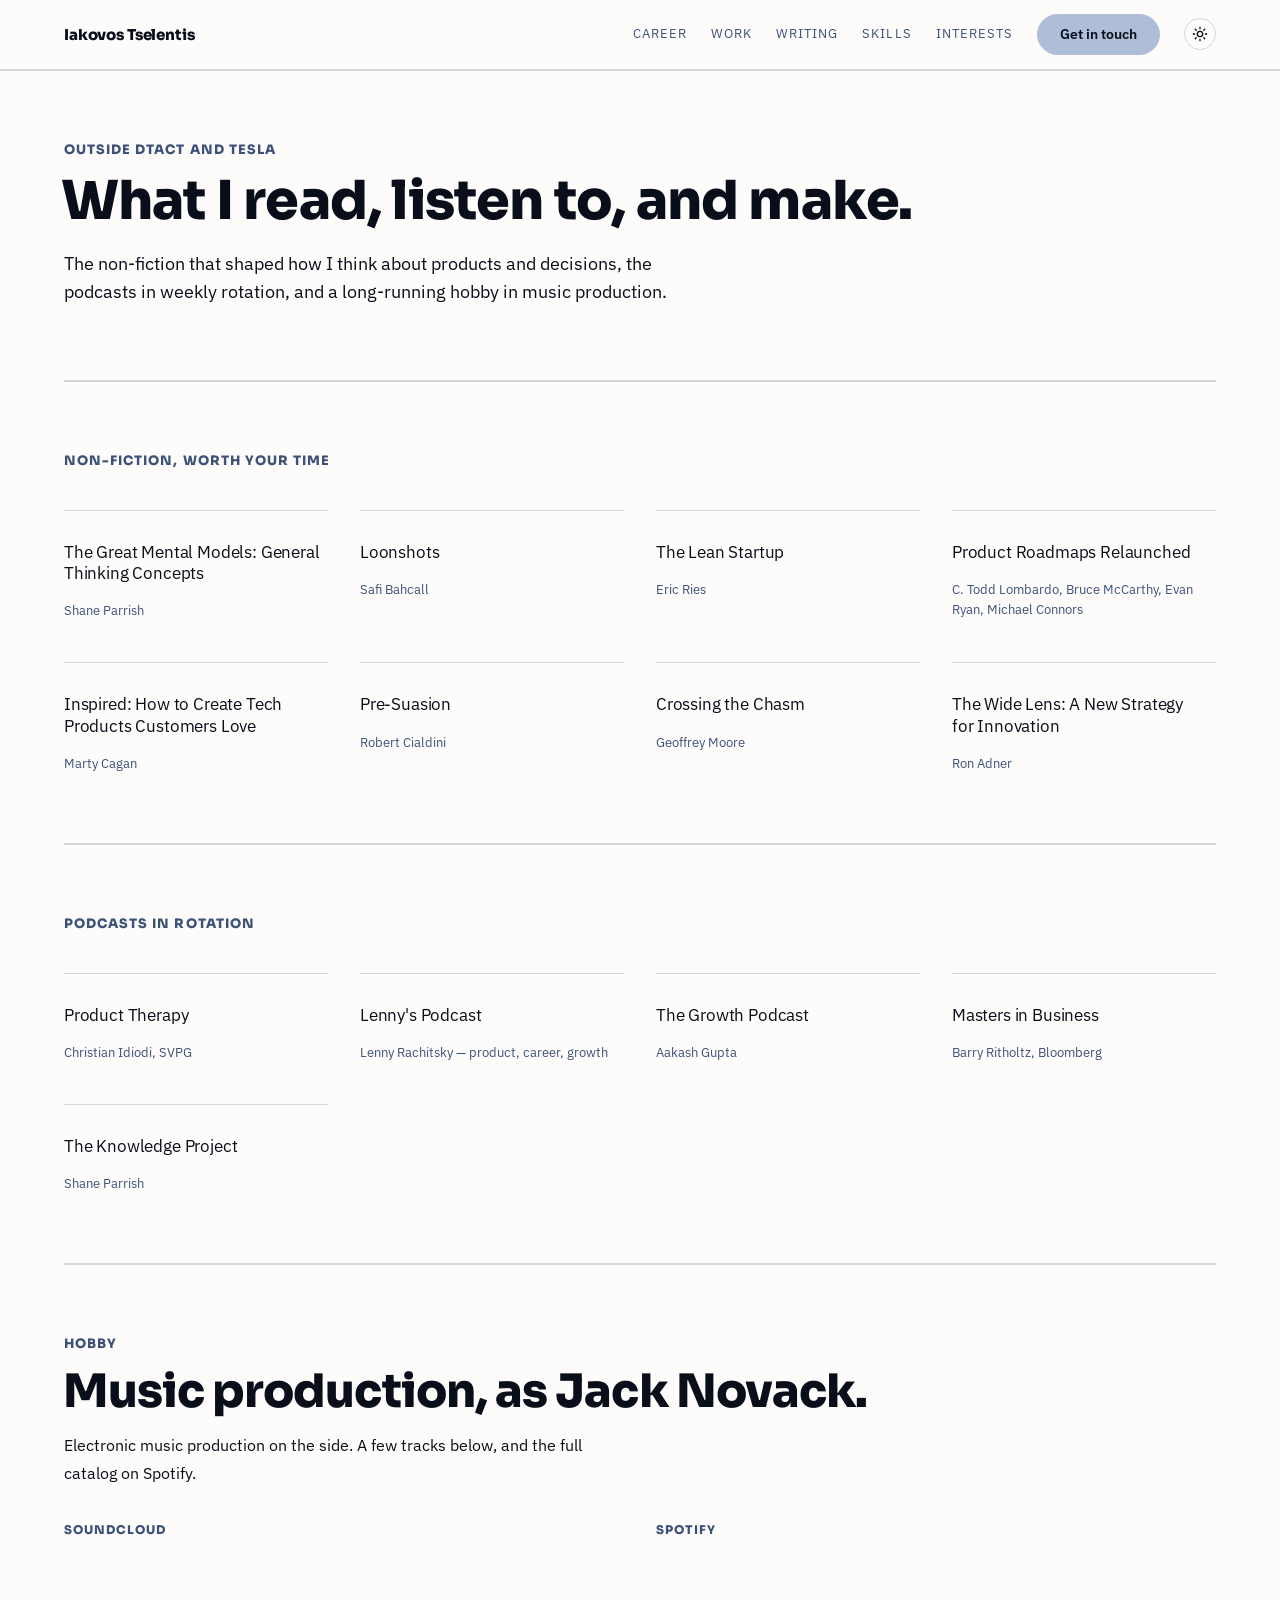
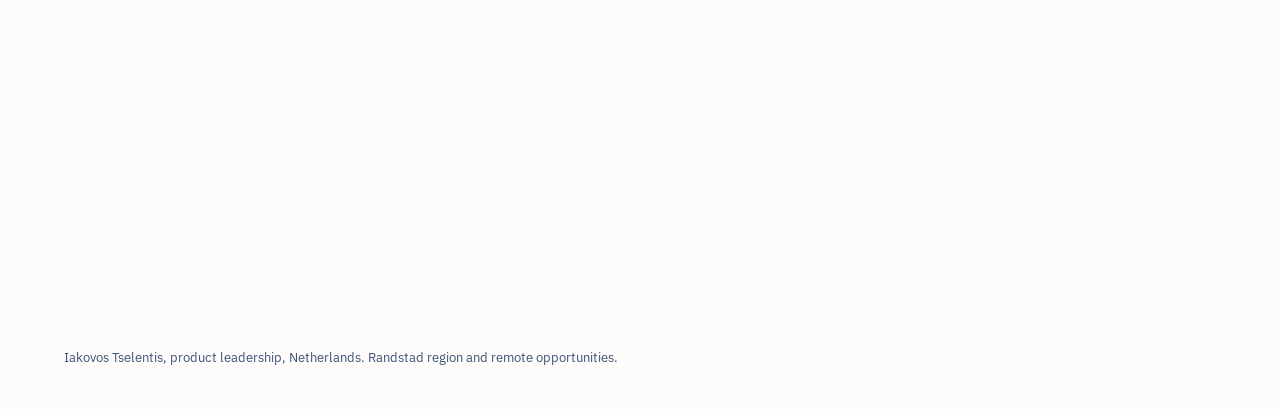
<file: interests.html>
<!doctype html>
<html lang="en">
<head>
<meta charset="utf-8">
<meta name="viewport" content="width=device-width, initial-scale=1">
<title>Interests, Iakovos Tselentis</title>
<meta name="description" content="Non-fiction reading, product podcasts, and music production — outside DTACT and Tesla.">
<link rel="preconnect" href="https://fonts.googleapis.com">
<link rel="preconnect" href="https://fonts.gstatic.com" crossorigin>
<link href="https://fonts.googleapis.com/css2?family=Sora:wght@400;600;800&family=IBM+Plex+Sans:wght@400;500;600&display=swap" rel="stylesheet">
<link rel="stylesheet" href="tokens.css">
</head>
<body>


<div style="background: var(--color-bg); color: var(--color-text); font-family: var(--font-body); font-size: 15px; line-height: 1.55;">

<nav class="nav" style="position: sticky; top: 0; z-index: 20; background: var(--color-bg); border-bottom: 2px solid var(--color-divider); padding: 14px 0;">
  <div class="nav-inner" style="max-width: 1200px; margin: 0 auto; padding: 0 clamp(20px, 5vw, 72px); display: flex; flex-wrap: wrap; align-items: center; gap: 12px 24px;">
    <a href="index.html" class="nav-brand" style="font-family: var(--font-heading); font-weight: 800; font-size: 15px; letter-spacing: -0.01em; margin-right: auto; text-decoration: none; color: inherit;">Iakovos Tselentis</a>
    <a href="index.html#career" style="font-size: 13px; letter-spacing: 0.08em; text-transform: uppercase; text-decoration: none; white-space: nowrap;">Career</a>
    <a href="index.html#work" style="font-size: 13px; letter-spacing: 0.08em; text-transform: uppercase; text-decoration: none; white-space: nowrap;">Work</a>
    <a href="index.html#writing" style="font-size: 13px; letter-spacing: 0.08em; text-transform: uppercase; text-decoration: none; white-space: nowrap;">Writing</a>
    <a href="index.html#skills" style="font-size: 13px; letter-spacing: 0.08em; text-transform: uppercase; text-decoration: none; white-space: nowrap;">Skills</a>
    <a href="interests.html" style="font-size: 13px; letter-spacing: 0.08em; text-transform: uppercase; text-decoration: none; white-space: nowrap; color: var(--color-accent-ink);">Interests</a>
    <a class="btn btn-primary" href="index.html#contact">Get in touch</a>
    <button class="theme-toggle" id="theme-toggle" type="button" aria-label="Toggle light and dark mode">
      <svg class="icon-moon" viewBox="0 0 24 24" fill="none" stroke="currentColor" stroke-width="2" stroke-linecap="round" stroke-linejoin="round"><path d="M21 12.79A9 9 0 1 1 11.21 3 7 7 0 0 0 21 12.79z"></path></svg>
      <svg class="icon-sun" viewBox="0 0 24 24" fill="none" stroke="currentColor" stroke-width="2" stroke-linecap="round" stroke-linejoin="round"><circle cx="12" cy="12" r="4"></circle><path d="M12 2v2M12 20v2M4.93 4.93l1.41 1.41M17.66 17.66l1.41 1.41M2 12h2M20 12h2M4.93 19.07l1.41-1.41M17.66 6.34l1.41-1.41"></path></svg>
    </button>
  </div>
</nav>

<div style="max-width: 1200px; margin: 0 auto; padding: 0 clamp(20px, 5vw, 72px);">

  <section style="padding: 72px 0 56px;">
    <span class="eyebrow" style="margin-bottom: 16px;">Outside DTACT and Tesla</span>
    <h1 class="text-display-sm">What I read, listen to, and make.</h1>
    <p class="text-body-lg" style="font-size: 18px; max-width: 56ch; margin-top: 20px;">The non-fiction that shaped how I think about products and decisions, the podcasts in weekly rotation, and a long-running hobby in music production.</p>
  </section>

  <hr style="height: 2px; border: 0; margin: 0; background: var(--color-divider);" />

  <section id="books" style="padding: 72px 0 56px;">
    <span class="eyebrow" style="margin-bottom: 42px; display: block;">Non-fiction, worth your time</span>
    <div style="display: grid; grid-template-columns: repeat(auto-fill, minmax(260px, 1fr)); gap: 28px 32px;">

      <a href="https://www.amazon.com.br/Great-Mental-Models-Thinking-Concepts/dp/0593719972" target="_blank" rel="noopener" class="book-card" style="display: block; text-decoration: none; color: inherit; border-top: 1px solid var(--color-border); padding-top: 14px;">
        <p class="text-h3" style="font-size: 17px;">The Great Mental Models: General Thinking Concepts</p>
        <p class="text-small" style="margin-top: 6px; color: var(--color-text-muted);">Shane Parrish</p>
      </a>

      <a href="https://www.amazon.com.br/Loonshots-Nurture-Diseases-Transform-Industries/dp/1250185963" target="_blank" rel="noopener" class="book-card" style="display: block; text-decoration: none; color: inherit; border-top: 1px solid var(--color-border); padding-top: 14px;">
        <p class="text-h3" style="font-size: 17px;">Loonshots</p>
        <p class="text-small" style="margin-top: 6px; color: var(--color-text-muted);">Safi Bahcall</p>
      </a>

      <a href="https://www.amazon.com.br/Lean-Startup-Entrepreneurs-Continuous-Innovation/dp/0307887898" target="_blank" rel="noopener" class="book-card" style="display: block; text-decoration: none; color: inherit; border-top: 1px solid var(--color-border); padding-top: 14px;">
        <p class="text-h3" style="font-size: 17px;">The Lean Startup</p>
        <p class="text-small" style="margin-top: 6px; color: var(--color-text-muted);">Eric Ries</p>
      </a>

      <a href="https://www.oreilly.com/library/view/product-roadmaps-relaunched/9781491971710/" target="_blank" rel="noopener" class="book-card" style="display: block; text-decoration: none; color: inherit; border-top: 1px solid var(--color-border); padding-top: 14px;">
        <p class="text-h3" style="font-size: 17px;">Product Roadmaps Relaunched</p>
        <p class="text-small" style="margin-top: 6px; color: var(--color-text-muted);">C. Todd Lombardo, Bruce McCarthy, Evan Ryan, Michael Connors</p>
      </a>

      <a href="https://www.amazon.com.br/Inspired-Create-Tech-Products-Customers/dp/1119387507" target="_blank" rel="noopener" class="book-card" style="display: block; text-decoration: none; color: inherit; border-top: 1px solid var(--color-border); padding-top: 14px;">
        <p class="text-h3" style="font-size: 17px;">Inspired: How to Create Tech Products Customers Love</p>
        <p class="text-small" style="margin-top: 6px; color: var(--color-text-muted);">Marty Cagan</p>
      </a>

      <a href="https://www.amazon.com.br/Pre-Suasion-Revolutionary-Way-Influence-Persuade/dp/1847941435" target="_blank" rel="noopener" class="book-card" style="display: block; text-decoration: none; color: inherit; border-top: 1px solid var(--color-border); padding-top: 14px;">
        <p class="text-h3" style="font-size: 17px;">Pre-Suasion</p>
        <p class="text-small" style="margin-top: 6px; color: var(--color-text-muted);">Robert Cialdini</p>
      </a>

      <a href="https://www.amazon.com.br/Crossing-Chasm-3rd-Disruptive-Mainstream/dp/0062292986" target="_blank" rel="noopener" class="book-card" style="display: block; text-decoration: none; color: inherit; border-top: 1px solid var(--color-border); padding-top: 14px;">
        <p class="text-h3" style="font-size: 17px;">Crossing the Chasm</p>
        <p class="text-small" style="margin-top: 6px; color: var(--color-text-muted);">Geoffrey Moore</p>
      </a>

      <a href="https://www.amazon.com.br/Wide-Lens-New-Strategy-Innovation/dp/1591844606" target="_blank" rel="noopener" class="book-card" style="display: block; text-decoration: none; color: inherit; border-top: 1px solid var(--color-border); padding-top: 14px;">
        <p class="text-h3" style="font-size: 17px;">The Wide Lens: A New Strategy for Innovation</p>
        <p class="text-small" style="margin-top: 6px; color: var(--color-text-muted);">Ron Adner</p>
      </a>

    </div>
  </section>

  <hr style="height: 2px; border: 0; margin: 0; background: var(--color-divider);" />

  <section id="podcasts" style="padding: 72px 0 56px;">
    <span class="eyebrow" style="margin-bottom: 42px; display: block;">Podcasts in rotation</span>
    <div style="display: grid; grid-template-columns: repeat(auto-fill, minmax(260px, 1fr)); gap: 28px 32px;">

      <a href="https://open.spotify.com/show/6axpRq2CJxLH5kJPv5WRby" target="_blank" rel="noopener" style="display: block; text-decoration: none; color: inherit; border-top: 1px solid var(--color-border); padding-top: 14px;">
        <p class="text-h3" style="font-size: 17px;">Product Therapy</p>
        <p class="text-small" style="margin-top: 6px; color: var(--color-text-muted);">Christian Idiodi, SVPG</p>
      </a>

      <a href="https://open.spotify.com/show/2dR1MUZEHCOnz1LVfNac0j" target="_blank" rel="noopener" style="display: block; text-decoration: none; color: inherit; border-top: 1px solid var(--color-border); padding-top: 14px;">
        <p class="text-h3" style="font-size: 17px;">Lenny's Podcast</p>
        <p class="text-small" style="margin-top: 6px; color: var(--color-text-muted);">Lenny Rachitsky — product, career, growth</p>
      </a>

      <a href="https://open.spotify.com/show/0rUbg49hGb1SMMhXQHz0yO" target="_blank" rel="noopener" style="display: block; text-decoration: none; color: inherit; border-top: 1px solid var(--color-border); padding-top: 14px;">
        <p class="text-h3" style="font-size: 17px;">The Growth Podcast</p>
        <p class="text-small" style="margin-top: 6px; color: var(--color-text-muted);">Aakash Gupta</p>
      </a>

      <a href="https://www.bloomberg.com/podcasts/series/master-in-business" target="_blank" rel="noopener" style="display: block; text-decoration: none; color: inherit; border-top: 1px solid var(--color-border); padding-top: 14px;">
        <p class="text-h3" style="font-size: 17px;">Masters in Business</p>
        <p class="text-small" style="margin-top: 6px; color: var(--color-text-muted);">Barry Ritholtz, Bloomberg</p>
      </a>

      <a href="https://open.spotify.com/show/1VyK52NSZHaDKeMJzT4TSM" target="_blank" rel="noopener" style="display: block; text-decoration: none; color: inherit; border-top: 1px solid var(--color-border); padding-top: 14px;">
        <p class="text-h3" style="font-size: 17px;">The Knowledge Project</p>
        <p class="text-small" style="margin-top: 6px; color: var(--color-text-muted);">Shane Parrish</p>
      </a>

    </div>
  </section>

  <hr style="height: 2px; border: 0; margin: 0; background: var(--color-divider);" />

  <section id="music" style="padding: 72px 0 56px;">
    <span class="eyebrow" style="margin-bottom: 16px; display: block;">Hobby</span>
    <h2 class="text-h1">Music production, as Jack Novack.</h2>
    <p class="text-body-lg" style="max-width: 56ch; margin-top: 14px;">Electronic music production on the side. A few tracks below, and the full catalog on Spotify.</p>

    <div style="display: grid; grid-template-columns: repeat(auto-fit, minmax(320px, 1fr)); gap: 32px; margin-top: 36px;">
      <div>
        <span class="eyebrow-sm" style="margin-bottom: 14px; display: block;">SoundCloud</span>
        <iframe width="100%" height="300" scrolling="no" frameborder="no" allow="autoplay" title="Jack Novack on SoundCloud" style="border-radius: 4px; display: block;" src="https://w.soundcloud.com/player/?url=https%3A//soundcloud.com/jack_novack&color=%2311204a&auto_play=false&hide_related=true&show_comments=false&show_user=true&show_reposts=false&show_teaser=false&visual=false"></iframe>
      </div>
      <div>
        <span class="eyebrow-sm" style="margin-bottom: 14px; display: block;">Spotify</span>
        <iframe style="border-radius: 4px; display: block;" src="https://open.spotify.com/embed/artist/5LQcwg7RILJqt8galTOeno?utm_source=generator&theme=0" width="100%" height="300" frameborder="0" allowfullscreen="" allow="autoplay; clipboard-write; encrypted-media; fullscreen; picture-in-picture" loading="lazy" title="Jack Novack on Spotify"></iframe>
      </div>
    </div>
  </section>

</div>

<div style="max-width: 1200px; margin: 0 auto; padding: 0 clamp(20px, 5vw, 72px);">
  <footer style="padding: 40px 0; font-size: 13px; line-height: 22px; color: var(--color-neutral-300);">Iakovos Tselentis, product leadership, Netherlands. Randstad region and remote opportunities.</footer>
</div>

</div>

<script>
(function () {
  var root = document.documentElement;
  var prefersLight = window.matchMedia && window.matchMedia('(prefers-color-scheme: light)').matches;
  root.setAttribute('data-theme', prefersLight ? 'light' : 'dark');
  var btn = document.getElementById('theme-toggle');
  if (btn) {
    btn.addEventListener('click', function () {
      var current = root.getAttribute('data-theme');
      root.setAttribute('data-theme', current === 'light' ? 'dark' : 'light');
    });
  }
})();
</script>
</body>
</html>
</file>
<file: tokens.css>
/* =========================================================================
   DESIGN TOKENS — Iakovos Tselentis portfolio
   Single source of truth for color, type, buttons and shared components.
   Keep index.html free of one-off hex values and repeated inline styles —
   add a token or utility class here instead, then reuse it.
   ========================================================================= */

/* ---- 1. Color primitives ------------------------------------------------
   Raw scales. Never reference these directly in markup or components below
   this section — always go through the semantic tokens in section 2. */
:root {
  /* Neutral — cool gray-blue. Doubles as the accent: the site's brand
     color is this pale blue-gray itself (--neutral-200), not a separate
     saturated hue — there is deliberately no other blue scale here. */
  --neutral-50:  #eef3fa;
  --neutral-100: #c9d8ea;
  --neutral-200: #aebed8;
  --neutral-300: #8a9ab8;
  --neutral-400: #5f7196;
  --neutral-500: #3d5278;
  --neutral-600: #2a3550;
  --neutral-700: #141b2e;
  --neutral-800: #0a0e1a;
  --neutral-900: #05070d;

  --white: #fefcfb;
}

/* ---- 2. Semantic tokens --------------------------------------------------
   What components and markup actually use. Dark is the default; the
   [data-theme="light"] block below overrides only what needs to change. */
:root {
  --font-heading: 'Sora', ui-sans-serif, system-ui, sans-serif;
  --font-body: 'IBM Plex Sans', ui-sans-serif, system-ui, sans-serif;

  --color-bg: var(--neutral-800);
  --color-surface: #11204a;
  --color-text: var(--white);
  --color-text-muted: var(--neutral-200);
  --color-border: color-mix(in srgb, var(--white) 12%, transparent);

  --color-accent: var(--neutral-200);     /* the pale blue — constant across themes */
  --color-accent-on: var(--neutral-800);  /* text drawn on top of --color-accent */
  --color-accent-soft: color-mix(in srgb, var(--neutral-200) 16%, transparent);
  --color-accent-ink: var(--neutral-200); /* accent used as text/links */
  --color-accent-ink-hover: var(--neutral-100);

  /* A deliberately dark band (the closing contact section) that stays dark
     in both themes — not tied to --color-bg, which flips. */
  --color-band-bg: #11204a;

  --radius-full: 999px;
  --radius-md: 16px;
  --radius-sm: 4px;

  /* Back-compat aliases — old token names some markup may still reference.
     Point them at the real tokens above rather than duplicating values. */
  --color-divider: var(--color-border);
  --color-neutral-300: var(--color-text-muted);
}

:root[data-theme="light"] {
  --color-bg: #fefcfb;
  --color-surface: #eef2f9;
  --color-text: var(--neutral-800);
  --color-text-muted: var(--neutral-500);
  --color-border: color-mix(in srgb, var(--neutral-800) 16%, transparent);

  --color-accent-ink: var(--neutral-500);
  --color-accent-ink-hover: var(--neutral-600);
}

/* ---- 3. Base elements ----------------------------------------------------
   Headings share family/weight everywhere; only size varies, via the .text-*
   utilities in section 5. This is what keeps H1–H4 standardized site-wide. */
html { scroll-behavior: smooth; }
body { margin: 0; text-wrap: pretty; background: var(--color-bg); color: var(--color-text); font-family: var(--font-body); font-size: 15px; line-height: 1.55; }
h1, h2, h3, h4, h5, h6 { margin: 0; font-family: var(--font-heading); font-weight: 800; }
a { color: var(--color-accent-ink); text-underline-offset: 3px; }
a:hover { color: var(--color-accent-ink-hover); }

/* ---- 4. Buttons ------------------------------------------------------------
   One shared interaction contract for every variant: hover tints toward the
   accent, active tints further, and every variant gets the same focus ring.
   Variants differ only in their resting fill/border/text color. */
.btn {
  display: inline-flex;
  align-items: center;
  gap: 6px;
  border-radius: var(--radius-full);
  padding: 11px 22px;
  font-family: var(--font-body);
  font-weight: 600;
  font-size: 14px;
  line-height: 1.2;
  text-decoration: none;
  border: 1.5px solid transparent;
  cursor: pointer;
  white-space: nowrap;
  transition: background .15s, border-color .15s, color .15s;
}
.btn:focus-visible {
  outline: 2px solid var(--color-accent);
  outline-offset: 2px;
}

/* .btn owns its own text color in every state — a bare `a` / `a:hover`
   rule elsewhere on the page must never win here. Every variant below
   restates `color` on :hover and :active for that reason, even where the
   value doesn't change; dropping one of those lines is how this bug
   creeps back in (see git history). */
.btn-primary { background: var(--color-accent); border-color: var(--color-accent); color: var(--color-accent-on); }
.btn-primary:hover { background: color-mix(in srgb, var(--color-accent) 85%, white); border-color: color-mix(in srgb, var(--color-accent) 85%, white); color: var(--color-accent-on); }
.btn-primary:active { background: color-mix(in srgb, var(--color-accent) 82%, black); border-color: color-mix(in srgb, var(--color-accent) 82%, black); color: var(--color-accent-on); }

.btn-secondary { background: transparent; border-color: var(--color-border); color: var(--color-text); }
.btn-secondary:hover { border-color: var(--color-accent-ink); color: var(--color-accent-ink); background: var(--color-accent-soft); }
.btn-secondary:active { border-color: var(--color-accent-ink); color: var(--color-accent-ink); background: color-mix(in srgb, var(--color-accent) 24%, transparent); }

/* Ghost sits on a dark, saturated surface (the contact band) and inherits
   its text color, but follows the same tint-on-hover / tint-on-active rule
   as the other two variants instead of a one-off opacity fade. */
.btn-ghost { background: transparent; border-color: currentColor; color: inherit; }
.btn-ghost:hover { background: color-mix(in srgb, currentColor 14%, transparent); color: inherit; }
.btn-ghost:active { background: color-mix(in srgb, currentColor 24%, transparent); color: inherit; }

.theme-toggle {
  border: 1px solid var(--color-border);
  background: transparent;
  color: var(--color-text);
  width: 32px;
  height: 32px;
  border-radius: var(--radius-full);
  display: inline-flex;
  align-items: center;
  justify-content: center;
  cursor: pointer;
  padding: 0;
  transition: border-color .15s, background .15s;
}
.theme-toggle:hover { border-color: var(--color-accent-ink); background: var(--color-accent-soft); }
.theme-toggle:focus-visible { outline: 2px solid var(--color-accent); outline-offset: 2px; }
.theme-toggle svg { width: 16px; height: 16px; }
.theme-toggle .icon-sun { display: none; }
:root[data-theme="light"] .theme-toggle .icon-moon { display: none; }
:root[data-theme="light"] .theme-toggle .icon-sun { display: block; }

.tag-accent { background: var(--color-accent); color: var(--color-accent-on); }

/* ---- 5. Typography utilities ---------------------------------------------
   Every heading and label in the page should use one of these instead of
   repeating font-size/line-height/letter-spacing inline. Numbering follows
   visual size, largest first. */
.text-display   { font-size: clamp(42px, 6.2vw, 84px); line-height: 1.06; letter-spacing: -0.02em; margin-left: -0.058em; }
.text-display-sm{ font-size: clamp(34px, 4.2vw, 56px); line-height: 1.06; letter-spacing: -0.015em; margin-left: -0.058em; }
.text-h1        { font-size: clamp(32px, 3.6vw, 48px); line-height: 1.08; letter-spacing: -0.02em; margin-left: -0.03em; }
.text-h2        { font-size: 28px; line-height: 1.13; letter-spacing: -0.015em; }
.text-h3        { font-size: 19px; line-height: 1.25; letter-spacing: -0.01em; }

.stat-display { font-family: var(--font-heading); font-weight: 800; font-size: clamp(34px, 3.4vw, 48px); line-height: 1.05; color: var(--color-text); margin-left: -0.045em; font-variant-numeric: tabular-nums; }
.stat-number   { font-family: var(--font-heading); font-weight: 800; font-size: 32px; line-height: 1.1; color: var(--color-text); font-variant-numeric: tabular-nums; }

.eyebrow    { display: block; font-family: var(--font-heading); font-weight: 800; font-size: 13px; line-height: 14px; letter-spacing: 0.08em; text-transform: uppercase; color: var(--color-accent-ink); }
.eyebrow-sm { display: block; font-family: var(--font-heading); font-weight: 800; font-size: 12px; line-height: 14px; letter-spacing: 0.08em; text-transform: uppercase; color: var(--color-text-muted); }
.label-sm   { font-size: 13px; line-height: 18px; letter-spacing: 0.08em; text-transform: uppercase; color: var(--color-text-muted); }

.text-body-lg { font-size: 16px; line-height: 28px; }
.text-muted   { color: var(--color-text-muted); }
.text-small   { font-size: 13px; line-height: 20px; color: var(--color-text-muted); }
.text-mono-num{ font-family: var(--font-heading); font-weight: 800; font-size: 13px; color: var(--color-text-muted); font-feature-settings: 'tnum' 1; }

/* ---- 6. Layout components --------------------------------------------------- */
.changelog-grid { display: grid; grid-template-columns: 190px 1fr; gap: 20px clamp(24px, 5vw, 56px); align-items: start; }

.log-rail { position: sticky; top: 84px; display: flex; flex-direction: column; gap: 2px; align-self: start; }
.log-rail button { text-align: left; background: none; border: none; cursor: pointer; font-family: var(--font-body); font-size: 13px; color: var(--color-text-muted); padding: 9px 12px; border-left: 2px solid var(--color-border); transition: color .15s, border-color .15s, background .15s; }
.log-rail button .v { display: block; font-family: var(--font-heading); font-weight: 800; font-size: 14px; color: var(--color-text); }
.log-rail button:hover { color: var(--color-accent-ink); background: var(--color-accent-soft); }
.log-rail button.active { color: var(--color-accent-ink); border-left-color: var(--color-accent); background: var(--color-accent-soft); }
.log-rail button.active .v { color: var(--color-accent-ink); }

.commit-log { border: 1px solid var(--color-border); border-radius: var(--radius-md); overflow: hidden; margin-top: 20px; }
.commit-log details { border-top: 1px solid var(--color-border); }
.commit-log details:first-child { border-top: none; }
.commit-log summary { list-style: none; cursor: pointer; padding: 14px 18px; display: flex; align-items: baseline; gap: 12px; font-size: 15px; line-height: 22px; }
.commit-log summary::-webkit-details-marker { display: none; }
.commit-log summary::before { content: "+"; font-family: var(--font-heading); font-weight: 800; color: var(--color-accent-ink); flex-shrink: 0; width: 14px; }
.commit-log details[open] summary::before { content: "\2013"; }
.commit-log .diff { padding: 0 18px 18px 44px; font-size: 15px; line-height: 24px; color: var(--color-text-muted); }
.metric-chip { font-family: var(--font-body); font-size: 12px; letter-spacing: 0.02em; background: var(--color-accent-soft); color: var(--color-accent-ink); padding: 3px 9px; border-radius: var(--radius-sm); margin-top: 10px; display: inline-block; }

.stat-card { border-top: 1px solid var(--color-border); padding-top: 12px; }

/* Career-tag pill (v1.0 / v1.1 / v2.0 / v3.0 markers) */
.version-tag { font-family: var(--font-body); font-size: 13px; background: color-mix(in srgb, var(--color-text) 8%, transparent); padding: 3px 9px; border-radius: var(--radius-sm); }
.version-tag.is-current { background: var(--color-accent-soft); color: var(--color-accent-ink); }

.grayscale img { filter: grayscale(1); width: 100%; display: block; }
.grayscale video { width: 100%; display: block; }
.zoomable { cursor: zoom-in; }
.lightbox-overlay { position: fixed; inset: 0; z-index: 100; display: none; align-items: center; justify-content: center; padding: 32px; background: rgba(0, 0, 0, .85); cursor: zoom-out; }
.lightbox-overlay.open { display: flex; }
.lightbox-overlay img { max-width: 92vw; max-height: 92vh; width: auto; filter: none; border-radius: var(--radius-sm); object-fit: contain; box-shadow: 0 20px 60px rgba(0, 0, 0, .5); }
.lightbox-close { position: absolute; top: 20px; right: 28px; width: 40px; height: 40px; border-radius: var(--radius-full); border: 1px solid rgba(255, 255, 255, .4); background: rgba(255, 255, 255, .08); color: var(--white); font-size: 20px; line-height: 1; cursor: pointer; }
.blur-frame { position: relative; display: block; }
.blur-patch { position: absolute; inset: 0; border-radius: var(--radius-sm); backdrop-filter: blur(16px); -webkit-backdrop-filter: blur(16px); background: color-mix(in srgb, var(--color-bg) 28%, transparent); pointer-events: none; }
#lightbox-frame.blur-frame { display: inline-flex; }
#lightbox-blur[hidden] { display: none; }

.media-slot { border: 1.5px dashed var(--color-border); border-radius: var(--radius-sm); display: flex; align-items: center; justify-content: center; text-align: center; color: var(--color-text-muted); font-size: 13px; padding: 16px; box-sizing: border-box; }
.media-slot small { opacity: .75; }

/* ---- 7. Responsive ---------------------------------------------------------
   Below 760px the changelog rail can't sit beside its content — collapse to
   one column and turn the rail into a horizontal scrolling tab strip. */
@media (max-width: 760px) {
  .changelog-grid { grid-template-columns: 1fr; gap: 4px; }
  .log-rail {
    position: sticky; top: 56px; z-index: 10;
    flex-direction: row; overflow-x: auto; -webkit-overflow-scrolling: touch;
    gap: 4px; padding: 8px 20px; margin: 0 -20px 12px;
    background: var(--color-bg); border-bottom: 1px solid var(--color-border);
  }
  .log-rail button { border-left: none; border-bottom: 2px solid var(--color-border); white-space: nowrap; padding: 6px 10px; flex: 0 0 auto; }
  .log-rail button.active { border-bottom-color: var(--color-accent); }
  .commit-log summary { padding: 12px 14px; font-size: 14px; gap: 10px; }
  .commit-log .diff { padding: 0 14px 16px 28px; font-size: 14px; }
}

@media (max-width: 520px) {
  html { font-size: 14.5px; }
  .nav { padding: 12px 0 !important; }
  .nav-inner { gap: 8px 14px !important; }
  .nav-brand { margin-right: 0 !important; flex: 1 1 100%; order: -1; }
  .hero-section { padding-top: 48px !important; padding-bottom: 40px !important; }
  .stats-section { padding-top: 32px !important; padding-bottom: 32px !important; }
}
</file>
